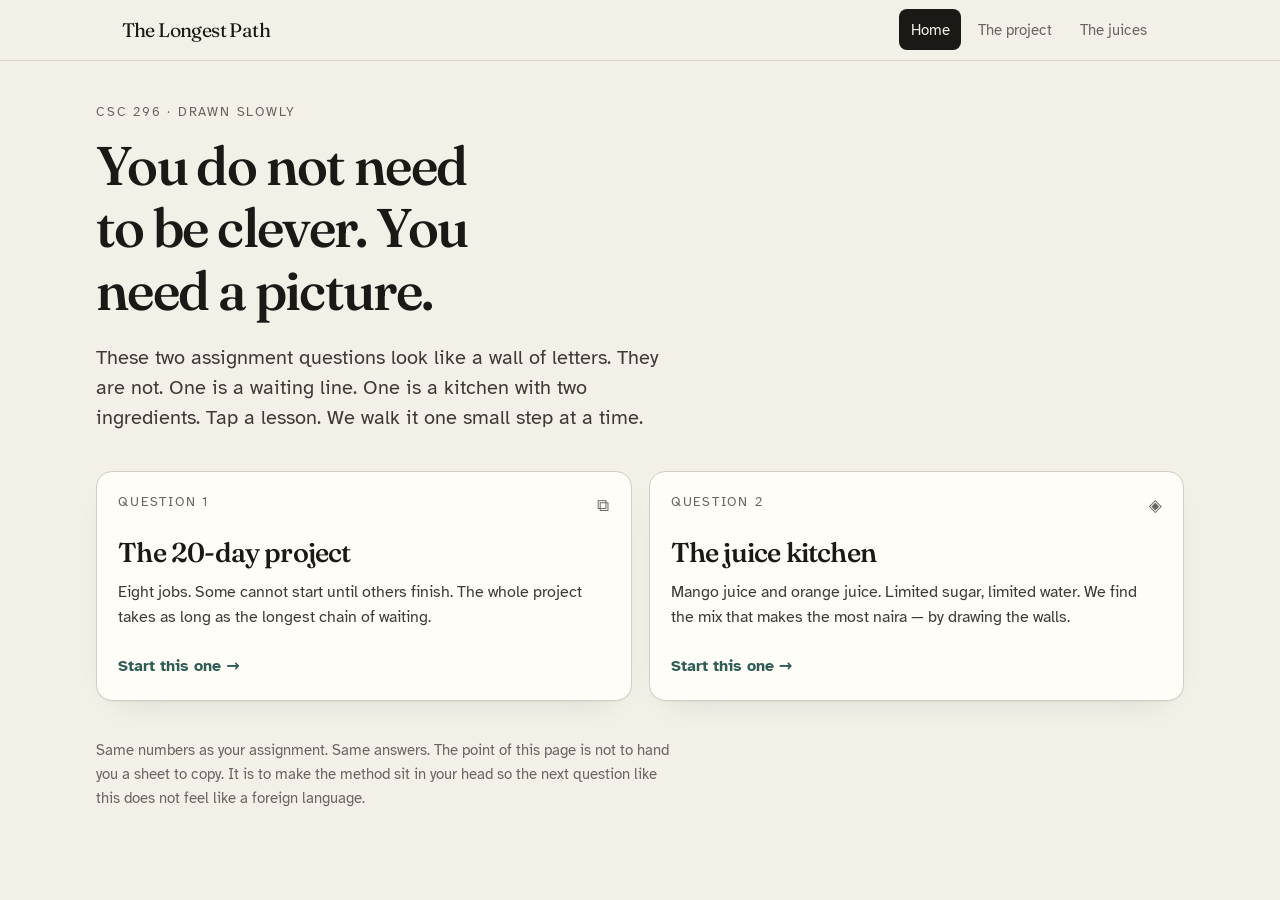
<file: index.html>
<!DOCTYPE html>
<html lang="en">
<head>
  <meta charset="utf-8" />
  <meta name="viewport" content="width=device-width, initial-scale=1" />
  <title>The Longest Path · CSC 296</title>
  <meta name="description" content="A pictured walkthrough of the CSC 296 assignment: the 20-day project network and the juice-profit linear program." />
  <meta name="theme-color" content="#F3F0E8" />
  <link rel="icon" type="image/svg+xml" href="./favicon.svg" />
  <link rel="preconnect" href="https://fonts.googleapis.com" />
  <link rel="preconnect" href="https://fonts.gstatic.com" crossorigin />
  <link href="https://fonts.googleapis.com/css2?family=Atkinson+Hyperlegible:ital,wght@0,400;0,700;1,400&family=Fraunces:opsz,wght@9..144,500;9..144,600;9..144,700&family=IBM+Plex+Mono:wght@400;500&display=swap" rel="stylesheet" />
  <style>
    :root {
      --bg: #f3f0e8;
      --surface: #fffdf8;
      --fg: #1a1916;
      --muted: #6b6560;
      --primary: #2f5d56;
      --primary-fg: #f3f0e8;
      --border: #d4cdc0;
      --soft: #3f3a36;
      --ok: #3f6b4a;
      --danger: #8f3d33;
      --warn: #8a5a32;
      --path-dim: #c9c2b4;
      --shadow: 0 1px 0 rgba(26,25,22,.04), 0 12px 32px -20px rgba(26,25,22,.18);
      --ease: cubic-bezier(.22,1,.36,1);
      --sans: "Atkinson Hyperlegible", "Segoe UI", system-ui, sans-serif;
      --display: "Fraunces", "Iowan Old Style", Palatino, serif;
      --mono: "IBM Plex Mono", ui-monospace, Menlo, monospace;
    }
    * { box-sizing: border-box; }
    html, body { margin: 0; min-height: 100%; background: var(--bg); color: var(--fg); font-family: var(--sans); font-size: 17px; line-height: 1.55; -webkit-font-smoothing: antialiased; }
    h1, h2, h3 { font-family: var(--display); font-weight: 550; letter-spacing: -.03em; line-height: 1.15; text-wrap: balance; margin: 0; }
    p { margin: 0; text-wrap: pretty; }
    a { color: inherit; text-decoration: none; }
    button, [role="button"] { font: inherit; color: inherit; cursor: pointer; }
    button:disabled { cursor: default; opacity: .4; }
    :focus-visible { outline: 2px solid var(--primary); outline-offset: 3px; }
    .wrap { max-width: 64rem; margin: 0 auto; padding: 0 1rem; }
    @media (min-width: 640px) { .wrap { padding: 0 1.5rem; } }
    header.top { position: sticky; top: 0; z-index: 30; border-bottom: 1px solid color-mix(in oklab, var(--border) 80%, transparent); background: color-mix(in oklab, var(--bg) 90%, transparent); backdrop-filter: blur(8px); }
    header.top .inner { display: flex; align-items: center; justify-content: space-between; gap: .75rem; height: 3.5rem; }
    .brand { font-family: var(--display); font-size: 1.15rem; letter-spacing: -.03em; }
    nav { display: flex; gap: .25rem; font-size: .9rem; }
    nav a { border-radius: 8px; padding: .5rem .7rem; color: var(--muted); }
    nav a:hover { background: color-mix(in oklab, var(--fg) 5%, transparent); color: var(--fg); }
    nav a.on { background: var(--fg); color: var(--bg); }
    .kicker { font-size: .75rem; font-weight: 500; letter-spacing: .14em; text-transform: uppercase; color: var(--muted); }
    .muted { color: var(--muted); }
    .soft { color: var(--soft); }
    .ok { color: var(--ok); }
    .danger { color: var(--danger); }
    .panel { border: 1px solid var(--border); background: var(--surface); border-radius: 16px; padding: 1rem 1.15rem; box-shadow: var(--shadow); }
    @media (min-width: 640px) { .panel { padding: 1.4rem 1.5rem; } }
    .key { border-left: 2px solid var(--primary); padding-left: 1rem; font-weight: 600; line-height: 1.35; }
    .card { display: flex; flex-direction: column; border: 1px solid var(--border); background: var(--surface); border-radius: 16px; padding: 1.25rem; box-shadow: var(--shadow); transition: border-color .2s var(--ease), transform .15s var(--ease); }
    .card:hover { border-color: color-mix(in oklab, var(--fg) 30%, var(--border)); }
    .card:active { transform: scale(.98); }
    .grid2 { display: grid; gap: 1rem; }
    @media (min-width: 640px) { .grid2.sm { grid-template-columns: 1fr 1fr; } }
    @media (min-width: 1024px) { .grid2.lg { grid-template-columns: 1fr 1fr; } }
    table { width: 100%; border-collapse: collapse; font-size: .95rem; }
    th { text-align: left; font-size: .75rem; letter-spacing: .12em; text-transform: uppercase; color: var(--muted); font-weight: 500; padding: .7rem 1rem; }
    td { padding: .7rem 1rem; border-top: 1px solid color-mix(in oklab, var(--border) 70%, transparent); }
    .mono { font-family: var(--mono); font-variant-numeric: tabular-nums; }
    .display { font-family: var(--display); letter-spacing: -.03em; }
    .btn { display: inline-flex; align-items: center; justify-content: center; gap: .5rem; height: 2.75rem; padding: 0 1rem; border-radius: 8px; border: 1px solid transparent; font-size: .9rem; font-weight: 500; transition: transform .15s var(--ease), background .15s; }
    .btn:active:not(:disabled) { transform: scale(.96); }
    .btn.primary { background: var(--primary); color: var(--primary-fg); }
    .btn.outline { background: var(--surface); border-color: var(--border); }
    .btn.outline:hover:not(:disabled) { border-color: color-mix(in oklab, var(--fg) 30%, var(--border)); }
    .btn.chip { height: 2.75rem; border: 1px solid var(--border); background: var(--surface); padding: 0 .85rem; border-radius: 8px; }
    .btn.chip.on { background: var(--fg); color: var(--bg); border-color: var(--fg); }
    .choice { display: block; width: 100%; text-align: left; border: 1px solid var(--border); background: var(--surface); border-radius: 8px; padding: .75rem .9rem; margin-top: .5rem; }
    .choice.on { border-color: var(--fg); background: color-mix(in oklab, var(--fg) 5%, var(--surface)); }
    .bar-track { height: 8px; overflow: hidden; border-radius: 999px; background: var(--border); }
    .bar-fill { height: 100%; border-radius: 999px; background: var(--primary); }
    .bar-fill.over { background: var(--danger); }
    input[type=range] { width: 100%; height: 2.75rem; accent-color: var(--primary); }
    .dock { position: fixed; inset: auto 0 0 0; z-index: 20; border-top: 1px solid var(--border); background: color-mix(in oklab, var(--bg) 95%, transparent); backdrop-filter: blur(8px); }
    .dots { display: flex; gap: 6px; margin-top: 1.1rem; }
    .dots button { flex: 1; height: 6px; border: 0; border-radius: 999px; background: var(--border); padding: 0; }
    .dots button.on { background: var(--primary); }
    .scrollx { overflow-x: auto; -webkit-overflow-scrolling: touch; }
    .home { padding: 2.5rem 0 4rem; }
    .lesson { padding: 1.25rem 0 7rem; min-height: calc(100dvh - 3.5rem); display: flex; flex-direction: column; }
    .back { display: inline-flex; align-items: center; gap: .35rem; color: var(--muted); font-size: .9rem; margin-bottom: 1.1rem; }
    .back:hover { color: var(--fg); }
    @media (prefers-reduced-motion: reduce) {
      * { transition: none !important; animation: none !important; }
    }
  </style>
</head>
<body>
  <div id="app"></div>
  <script>
  const ACTIVITIES = [
    { id: "A", duration: 3, waitFor: "Nothing. A is the first job." },
    { id: "B", duration: 4, waitFor: "A must finish first." },
    { id: "C", duration: 2, waitFor: "A must finish first." },
    { id: "D", duration: 5, waitFor: "B must finish first." },
    { id: "E", duration: 1, waitFor: "C must finish first." },
    { id: "F", duration: 2, waitFor: "C must finish first." },
    { id: "G", duration: 4, waitFor: "Both D and E must finish. G waits for the slower of the two." },
    { id: "H", duration: 4, waitFor: "Both F and G must finish. H waits for the slower of the two." },
  ];
  const ORDER = ["A","B","C","D","E","F","G","H"];
  const TIMES = {
    A:{es:0,ef:3,ls:0,lf:3,slack:0},
    B:{es:3,ef:7,ls:3,lf:7,slack:0},
    C:{es:3,ef:5,ls:9,lf:11,slack:6},
    D:{es:7,ef:12,ls:7,lf:12,slack:0},
    E:{es:5,ef:6,ls:11,lf:12,slack:6},
    F:{es:5,ef:7,ls:14,lf:16,slack:9},
    G:{es:12,ef:16,ls:12,lf:16,slack:0},
    H:{es:16,ef:20,ls:16,lf:20,slack:0},
  };
  const CRITICAL = ["A","B","D","G","H"];
  const SLACK_ACTIVITIES = ["C","E","F"];
  const PATHS = [
    { id:"p1", nodes:["A","B","D","G","H"], days:20, label:"A → B → D → G → H", note:"The long way. 3+4+5+4+4 = 20 days." },
    { id:"p2", nodes:["A","C","E","G","H"], days:14, label:"A → C → E → G → H", note:"A shorter side road. 3+2+1+4+4 = 14 days." },
    { id:"p3", nodes:["A","C","F","H"], days:11, label:"A → C → F → H", note:"The shortest road. 3+2+2+4 = 11 days." },
  ];
  const FORWARD_BEATS = {
    A:{title:"A has no one in front of it", body:"We start the clock at day 0. A takes 3 days, so it finishes on day 3. Write ES = 0, EF = 3."},
    B:{title:"B waits for A", body:"A finishes on day 3, so the earliest B can start is day 3. B takes 4 days. ES = 3, EF = 7."},
    C:{title:"C also waits for A", body:"Same start as B: day 3. C is shorter — only 2 days — so it finishes on day 5. ES = 3, EF = 5."},
    D:{title:"D waits for B", body:"B finishes on day 7, so D starts then. D is a long job: 5 days. ES = 7, EF = 12."},
    E:{title:"E waits for C", body:"C finishes on day 5. E only takes 1 day. ES = 5, EF = 6. Fast, but not on the long road."},
    F:{title:"F waits for C", body:"Also after C, so it starts on day 5 and takes 2 days. ES = 5, EF = 7."},
    G:{title:"G waits for both D and E — take the slower one", body:"D finishes on day 12. E finishes on day 6. G cannot start until BOTH are done, so it waits until day 12. Then 4 days of work. ES = 12, EF = 16. When two arrows come in, use the later finish."},
    H:{title:"H waits for both F and G", body:"F is done on day 7. G is done on day 16. H waits for the later one: day 16. Then 4 days. ES = 16, EF = 20. The project cannot finish before H does, so the whole project is 20 days."},
  };
  const BACKWARD_ORDER = ["H","G","F","D","E","B","C","A"];
  const BACKWARD_BEATS = {
    H:{title:"Start from the end", body:"The project ends on day 20. H takes 4 days, so the latest it can start is day 16. LS = 16, LF = 20. Same as its earliest times — H has no spare time."},
    G:{title:"G has to be done before H starts", body:"H must start by day 16, so G must finish by day 16. G takes 4 days, so it must start by day 12. LS = 12, LF = 16."},
    F:{title:"F also feeds H — but it has room", body:"H must start by 16, so F must finish by 16. F only takes 2 days, so it could start as late as day 14. LS = 14, LF = 16."},
    D:{title:"D has to feed G on time", body:"G must start by 12, so D must finish by 12. D takes 5 days → LS = 7, LF = 12. Same as earliest. No spare time."},
    E:{title:"E also feeds G — with spare time", body:"G must start by 12, so E must finish by 12. E only takes 1 day, so it could start as late as day 11. LS = 11, LF = 12."},
    B:{title:"B has to feed D on time", body:"D must start by 7, so B must finish by 7. B takes 4 days → LS = 3, LF = 7. Tight. No spare time."},
    C:{title:"C feeds two jobs — use the tighter deadline", body:"E must start by 11, F must start by 14. C has to satisfy the earlier one: finish by day 11. C takes 2 days → LS = 9, LF = 11. Slack = 6 days."},
    A:{title:"A feeds B and C — use the tighter one", body:"B must start by day 3, C by day 9. The tighter one is B. So A must finish by day 3. A takes 3 days → LS = 0, LF = 3."},
  };
  const NODES = [
    {id:"A",x:16,y:118},{id:"B",x:188,y:10},{id:"C",x:188,y:186},
    {id:"D",x:360,y:10},{id:"E",x:360,y:156},{id:"F",x:360,y:248},
    {id:"G",x:540,y:92},{id:"H",x:712,y:92},
  ];
  const EDGES = [["A","B"],["A","C"],["B","D"],["C","E"],["C","F"],["D","G"],["E","G"],["F","H"],["G","H"]];
  const NW = 104, NH = 74;
  const pos = (id) => NODES.find(n => n.id === id);
  function edgePath(from, to) {
    const a = pos(from), b = pos(to);
    const x1 = a.x + NW, y1 = a.y + NH/2, x2 = b.x, y2 = b.y + NH/2, mid = (x1+x2)/2;
    return `M ${x1} ${y1} C ${mid} ${y1}, ${mid} ${y2}, ${x2} ${y2}`;
  }
  function naira(n){ return "₦" + Math.round(n).toLocaleString("en-NG"); }
  const CORNERS = [
    {id:"none", x:0, y:0, z:0, label:"Make nothing", mix:"0 L mango, 0 L orange", why:"Uses no resources. Earns nothing. A legal point, but a bad business."},
    {id:"mango", x:20, y:0, z:10000, label:"All mango", mix:"20 L mango, 0 L orange", why:"Uses every kilogram of sugar and every litre of water. Highest profit of the three corners."},
    {id:"orange", x:0, y:15, z:4500, label:"All orange", mix:"0 L mango, 15 L orange", why:"Water runs out first (60 L). Sugar still has 25 kg left unused. Profit is only ₦4,500."},
  ];

  const S = {
    page: "home",
    nStep: 0, jStep: 0,
    selected: "A", pathId: "p1",
    fwd: 0, bwd: 0, focus: "critical",
    nQuiz: {path:null, duration:null, picked: new Set()},
    maths: {z:false,s:false,w:false,n:false},
    mix: {x:8, y:4},
    corner: "mango",
    jQuiz: {obj:null, mix:null, z:null},
  };

  function loadStep(key, total) {
    try { const n = Number(localStorage.getItem(key)); if (Number.isFinite(n)) return Math.min(total-1, Math.max(0, n)); } catch(e){}
    return 0;
  }
  function saveStep(key, n){ try { localStorage.setItem(key, String(n)); } catch(e){} }
  S.nStep = loadStep("tlp-network-step", 9);
  S.jStep = loadStep("tlp-juice-step", 7);

  function route() {
    const h = (location.hash || "#/").replace(/^#/, "");
    if (h.startsWith("/network")) return "network";
    if (h.startsWith("/juice")) return "juice";
    return "home";
  }
  function go(hash){ location.hash = hash; }

  function chrome(active, inner) {
    return `<header class="top"><div class="wrap inner">
      <a class="brand" href="#/">The Longest Path</a>
      <nav>
        <a href="#/" class="${active==="home"?"on":""}">Home</a>
        <a href="#/network" class="${active==="network"?"on":""}">The project</a>
        <a href="#/juice" class="${active==="juice"?"on":""}">The juices</a>
      </nav>
    </div></header>${inner}`;
  }

  function networkSvg(opts={}) {
    const mode = opts.mode || "plain";
    const selected = opts.selected || null;
    const path = opts.path || null;
    const revealed = opts.revealed || null;
    const highlight = path ? new Set(path) : null;
    const clickable = !!opts.clickable;
    let edges = EDGES.map(([f,t]) => {
      const onPath = highlight ? (highlight.has(f) && highlight.has(t)) : (mode==="critical" ? (TIMES[f].slack===0 && TIMES[t].slack===0) : true);
      const dim = highlight ? !onPath : (mode==="critical" ? !onPath : false);
      const col = (onPath && (mode==="critical" || highlight)) ? "var(--primary)" : (dim ? "var(--path-dim)" : "var(--fg)");
      const w = (onPath && (mode==="critical" || highlight)) ? 2.6 : 1.6;
      return `<path d="${edgePath(f,t)}" fill="none" stroke="${col}" stroke-width="${w}" marker-end="url(#arrow)"/>`;
    }).join("");
    let nodes = NODES.map(n => {
      const t = TIMES[n.id];
      const duration = t.ef - t.es;
      const isSel = selected === n.id;
      const onPath = highlight ? highlight.has(n.id) : true;
      const critical = t.slack === 0;
      const known = !revealed || revealed.has(n.id);
      const showF = (mode==="forward"||mode==="backward"||mode==="slack"||mode==="critical") && known;
      const showB = (mode==="backward"||mode==="slack"||mode==="critical") && known;
      const filled = (mode==="critical" && critical) || isSel;
      const dimmed = !!(highlight && !onPath);
      const fill = filled ? "var(--fg)" : "var(--surface)";
      const stroke = filled ? "var(--fg)" : (mode==="critical" && critical ? "var(--primary)" : (dimmed ? "var(--path-dim)" : "var(--fg)"));
      const ink = filled ? "var(--bg)" : (dimmed ? "var(--muted)" : "var(--fg)");
      const muted = filled ? "color-mix(in oklab, var(--bg) 72%, transparent)" : "var(--muted)";
      const click = clickable ? `data-job="${n.id}" style="cursor:pointer"` : "";
      const top = showF ? `<text x="10" y="16" font-size="10" fill="${muted}" font-family="ui-monospace,monospace">${t.es}</text>
        <text x="${NW/2}" y="16" font-size="10" fill="${muted}" font-family="ui-monospace,monospace" text-anchor="middle">${duration}d</text>
        <text x="${NW-10}" y="16" font-size="10" fill="${muted}" font-family="ui-monospace,monospace" text-anchor="end">${t.ef}</text>` : "";
      const bot = showB ? `<text x="10" y="${NH-10}" font-size="10" fill="${muted}" font-family="ui-monospace,monospace">${t.ls}</text>
        <text x="${NW/2}" y="${NH-10}" font-size="10" fill="${mode==="slack" && t.slack>0 ? "var(--warn)" : muted}" font-family="ui-monospace,monospace" text-anchor="middle">${t.slack>0?"+"+t.slack:"0"}</text>
        <text x="${NW-10}" y="${NH-10}" font-size="10" fill="${muted}" font-family="ui-monospace,monospace" text-anchor="end">${t.lf}</text>` : "";
      const midY = showF ? 42 : 34;
      const durPlain = showF ? "" : `<text x="${NW/2}" y="56" text-anchor="middle" font-size="11" fill="${muted}">${duration} days</text>`;
      return `<g transform="translate(${n.x} ${n.y})" ${click}>
        <rect width="${NW}" height="${NH}" rx="10" fill="${fill}" stroke="${stroke}" stroke-width="${isSel || (mode==="critical"&&critical)?2.2:1.5}"/>
        ${top}
        <text x="${NW/2}" y="${midY}" text-anchor="middle" font-size="22" font-family="Georgia,serif" fill="${ink}">${n.id}</text>
        ${durPlain}${bot}
      </g>`;
    }).join("");
    return `<div class="scrollx"><p class="muted" style="font-size:.75rem;margin-bottom:.4rem" class-sm>Swipe sideways on a small screen to see the whole picture.</p>
      <svg viewBox="0 0 840 340" width="840" height="340" style="max-width:none" role="img" aria-label="Project network of activities A through H">
        <defs><marker id="arrow" viewBox="0 0 10 10" refX="9" refY="5" markerWidth="8" markerHeight="8" orient="auto-start-reverse"><path d="M 0 0 L 10 5 L 0 10 z" fill="currentColor"/></marker></defs>
        ${edges}${nodes}
      </svg></div>`;
  }

  const VB_W=360, VB_H=280, PAD_L=42, PAD_B=32, PAD_T=18, PAD_R=16, X_MAX=24, Y_MAX=18;
  const xPx = x => PAD_L + (x/X_MAX)*(VB_W-PAD_L-PAD_R);
  const yPx = y => PAD_T + (1-y/Y_MAX)*(VB_H-PAD_T-PAD_B);
  function juiceGraph(x,y,{highlight=null, showUser=true}={}) {
    const sugarX0 = (40-Y_MAX)/2;
    const feasible = [[xPx(0),yPx(0)],[xPx(20),yPx(0)],[xPx(0),yPx(15)]].map(p=>p.join(",")).join(" ");
    const ok = x>=0 && y>=0 && (2*x+y)<=40+1e-9 && (3*x+4*y)<=60+1e-9;
    const ticksX = [0,5,10,15,20].map(t=>`<g><line x1="${xPx(t)}" y1="${yPx(0)}" x2="${xPx(t)}" y2="${yPx(0)+4}" stroke="var(--fg)"/><text x="${xPx(t)}" y="${yPx(0)+16}" text-anchor="middle" font-size="9" fill="var(--muted)" font-family="ui-monospace">${t}</text></g>`).join("");
    const ticksY = [0,5,10,15].map(t=>`<g><line x1="${xPx(0)}" y1="${yPx(t)}" x2="${xPx(0)-4}" y2="${yPx(t)}" stroke="var(--fg)"/><text x="${xPx(0)-8}" y="${yPx(t)+3}" text-anchor="end" font-size="9" fill="var(--muted)" font-family="ui-monospace">${t}</text></g>`).join("");
    const corners = CORNERS.map(c => `<g>
      <circle cx="${xPx(c.x)}" cy="${yPx(c.y)}" r="${highlight===c.id?7:5}" fill="${c.id==="mango"?"var(--primary)":"var(--fg)"}" stroke="var(--surface)" stroke-width="2"/>
      <text x="${xPx(c.x)+(c.x===0?8:-8)}" y="${yPx(c.y)+(c.y===0?-10:16)}" text-anchor="${c.x===0?"start":"end"}" font-size="9" fill="var(--fg)">(${c.x}, ${c.y})</text>
    </g>`).join("");
    const user = showUser ? `<circle cx="${xPx(x)}" cy="${yPx(y)}" r="6" fill="${ok?"var(--fg)":"var(--danger)"}" stroke="var(--surface)" stroke-width="2"/>` : "";
    return `<svg viewBox="0 0 ${VB_W} ${VB_H}" class="juice-svg" style="width:100%;height:auto" role="img" aria-label="Graph of mango litres versus orange litres">
      <polygon points="${feasible}" fill="var(--primary)" fill-opacity=".12"/>
      <line x1="${xPx(0)}" y1="${yPx(0)}" x2="${xPx(X_MAX)}" y2="${yPx(0)}" stroke="var(--fg)" stroke-width="1.2"/>
      <line x1="${xPx(0)}" y1="${yPx(0)}" x2="${xPx(0)}" y2="${yPx(Y_MAX)}" stroke="var(--fg)" stroke-width="1.2"/>
      ${ticksX}${ticksY}
      <text x="${xPx(12)}" y="${VB_H-2}" text-anchor="middle" font-size="10" fill="var(--muted)">Mango juice, litres (x)</text>
      <text x="12" y="${yPx(9)}" text-anchor="middle" font-size="10" fill="var(--muted)" transform="rotate(-90 12 ${yPx(9)})">Orange juice, litres (y)</text>
      <line x1="${xPx(sugarX0)}" y1="${yPx(Y_MAX)}" x2="${xPx(20)}" y2="${yPx(0)}" stroke="var(--muted)" stroke-width="1.5" stroke-dasharray="5 4"/>
      <text x="${xPx(12.4)}" y="${yPx(16)-6}" font-size="9" fill="var(--muted)">sugar wall</text>
      <line x1="${xPx(0)}" y1="${yPx(15)}" x2="${xPx(20)}" y2="${yPx(0)}" stroke="var(--primary)" stroke-width="2"/>
      <text x="${xPx(6)}" y="${yPx(11.2)}" font-size="9" fill="var(--primary)">water wall</text>
      ${corners}${user}
    </svg>`;
  }

  function mixer(x,y){
    const s=2*x+y, w=3*x+4*y, z=500*x+300*y, ok=s<=40 && w<=60;
    const bar = (label, used, cap) => {
      const over = used>cap; const pct = Math.min(100, (used/cap)*100);
      return `<div><div style="display:flex;justify-content:space-between;font-size:.9rem;margin-bottom:.25rem"><span class="soft">${label}</span><span class="mono ${over?"danger":"muted"}">${used.toFixed(0)} / ${cap}</span></div>
        <div class="bar-track"><div class="bar-fill ${over?"over":""}" style="width:${pct}%"></div></div></div>`;
    };
    return `<div style="display:grid;gap:1.2rem">
      <label><span style="display:flex;justify-content:space-between;font-size:.9rem"><span>Mango juice</span><span class="mono muted">${x} L</span></span>
        <input id="mx" type="range" min="0" max="22" step="1" value="${x}" aria-label="Litres of mango juice"></label>
      <label><span style="display:flex;justify-content:space-between;font-size:.9rem"><span>Orange juice</span><span class="mono muted">${y} L</span></span>
        <input id="my" type="range" min="0" max="18" step="1" value="${y}" aria-label="Litres of orange juice" style="accent-color:var(--danger)"></label>
      ${bar("Sugar", s, 40)}${bar("Water", w, 60)}
      <div style="display:flex;justify-content:space-between;align-items:flex-end;gap:.75rem;border-top:1px solid var(--border);padding-top:1rem">
        <div><p class="kicker">Profit</p><p class="display" style="font-size:2rem;${ok?"":"color:var(--danger)"}">${naira(z)}</p></div>
        <p class="${ok?"ok":"danger"}" style="font-size:.9rem">${ok?"This mix is allowed.":"Not enough sugar or water."}</p>
      </div>
    </div>`;
  }

  function lessonShell({kicker,title,step,total,nextLabel,body}) {
    const dots = Array.from({length:total}, (_,i)=>`<button data-goto="${i}" class="${i<=step?"on":""}" aria-label="Go to step ${i+1}"></button>`).join("");
    return `<div class="lesson wrap">
      <a class="back" href="#/">← All lessons</a>
      <p class="kicker">${kicker}</p>
      <div style="display:flex;flex-wrap:wrap;align-items:flex-end;justify-content:space-between;gap:.75rem;margin-top:.5rem">
        <h1 style="font-size:clamp(1.8rem,4vw,2.4rem);max-width:22rem">${title}</h1>
        <p class="mono muted" style="font-size:.9rem">${String(step+1).padStart(2,"0")} / ${String(total).padStart(2,"0")}</p>
      </div>
      <div class="dots">${dots}</div>
      <div style="margin-top:2rem;flex:1">${body}</div>
    </div>
    <div class="dock"><div class="wrap" style="display:flex;justify-content:space-between;gap:.75rem;padding:.75rem 0">
      <button class="btn outline" data-nav="-1" ${step<=0?"disabled":""}>← Back</button>
      <button class="btn primary" data-nav="1" ${step>=total-1?"disabled":""}>${step>=total-1?"Done":(nextLabel||"Next")} →</button>
    </div></div>`;
  }

  function home() {
    return chrome("home", `<main class="home wrap">
      <p class="kicker">CSC 296 · drawn slowly</p>
      <h1 style="margin-top:.7rem;font-size:clamp(2.1rem,6vw,3.2rem);max-width:22rem">You do not need to be clever. You need a picture.</h1>
      <p class="soft" style="margin-top:1.2rem;font-size:1.15rem;max-width:34rem">These two assignment questions look like a wall of letters. They are not. One is a waiting line. One is a kitchen with two ingredients. Tap a lesson. We walk it one small step at a time.</p>
      <div class="grid2 sm" style="margin-top:2.2rem">
        <a class="card" href="#/network">
          <div style="display:flex;justify-content:space-between"><span class="kicker">Question 1</span><span class="muted">⧉</span></div>
          <h2 style="margin-top:1rem;font-size:1.6rem">The 20-day project</h2>
          <p class="soft" style="margin-top:.7rem;font-size:.95rem;flex:1">Eight jobs. Some cannot start until others finish. The whole project takes as long as the longest chain of waiting.</p>
          <span style="margin-top:1.4rem;color:var(--primary);font-weight:600;font-size:.95rem">Start this one →</span>
        </a>
        <a class="card" href="#/juice">
          <div style="display:flex;justify-content:space-between"><span class="kicker">Question 2</span><span class="muted">◈</span></div>
          <h2 style="margin-top:1rem;font-size:1.6rem">The juice kitchen</h2>
          <p class="soft" style="margin-top:.7rem;font-size:.95rem;flex:1">Mango juice and orange juice. Limited sugar, limited water. We find the mix that makes the most naira — by drawing the walls.</p>
          <span style="margin-top:1.4rem;color:var(--primary);font-weight:600;font-size:.95rem">Start this one →</span>
        </a>
      </div>
      <p class="muted" style="margin-top:2.2rem;max-width:34rem;font-size:.9rem">Same numbers as your assignment. Same answers. The point of this page is not to hand you a sheet to copy. It is to make the method sit in your head so the next question like this does not feel like a foreign language.</p>
    </main>`);
  }

  function networkBody() {
    const step = S.nStep;
    const a = ACTIVITIES.find(x=>x.id===S.selected);
    const path = PATHS.find(p=>p.id===S.pathId);
    const currentF = ORDER[S.fwd];
    const revealedF = new Set(ORDER.slice(0, S.fwd+1));
    const beatF = FORWARD_BEATS[currentF];
    const currentB = BACKWARD_ORDER[S.bwd];
    const revealedB = new Set(BACKWARD_ORDER.slice(0, S.bwd+1));
    const beatB = BACKWARD_BEATS[currentB];
    const q = S.nQuiz;
    const slackOk = SLACK_ACTIVITIES.every(id=>q.picked.has(id)) && [...q.picked].every(id=>SLACK_ACTIVITIES.includes(id));
    const bodies = [
      `<div class="grid2 lg" style="grid-template-columns:1.1fr .9fr">
        <div>
          <h2 style="font-size:1.6rem">What is this question even asking?</h2>
          <p class="soft" style="margin-top:1rem">You have eight jobs, labelled A to H. Some jobs cannot start until other jobs finish. The examiner wants four things:</p>
          <ol class="soft" style="margin:1rem 0 0;padding-left:1.2rem;display:grid;gap:.4rem">
            <li>A picture of who waits for whom.</li>
            <li>The earliest and latest each job can start and finish.</li>
            <li>The chain of jobs that decides the finish date.</li>
            <li>Which jobs have spare time, and how much.</li>
          </ol>
          <p class="key" style="margin-top:1.2rem">The whole project takes as long as the longest chain of jobs that must happen one after another. That chain is called the critical path.</p>
        </div>
        <div class="panel">
          <p class="kicker">A picture to hold onto</p>
          <p class="soft" style="margin-top:.7rem">Three friends walk to the same party down three different streets. The party cannot start until the last friend arrives. The longest walk is the one that matters. The short walks have spare time — they could have dawdled and still made it.</p>
          <p class="muted" style="margin-top:1rem;font-size:.9rem">Jobs are the friends. Arrows are the streets. Slack is dawdling time.</p>
        </div>
      </div>`,
      `<h2 style="font-size:1.6rem">Meet the eight jobs</h2>
       <p class="soft" style="margin:.8rem 0 1.1rem;max-width:36rem">Read the middle column as English, not as a code. “Predecessor” just means “must finish first.”</p>
       <div class="panel" style="padding:0;overflow-x:auto">
         <table><thead><tr><th>Job</th><th>Days</th><th>Must wait for</th></tr></thead>
         <tbody>${ACTIVITIES.map(a=>`<tr><td class="display" style="font-size:1.15rem">${a.id}</td><td class="mono">${a.duration}</td><td class="soft">${a.waitFor}</td></tr>`).join("")}</tbody></table>
       </div>
       <p class="key" style="margin-top:1.2rem">Two jobs can run at the same time if they do not wait on each other. B and C both wait only on A, so after A they can overlap.</p>`,
      `<h2 style="font-size:1.6rem">Draw who waits for whom</h2>
       <p class="soft" style="margin:.8rem 0 1.1rem;max-width:36rem">Each box is a job. Each arrow means “this one must finish before that one starts.” Tap a box.</p>
       <div class="grid2 lg">
         <div class="panel">${networkSvg({selected:S.selected, clickable:true})}<p class="muted" style="font-size:.8rem;margin-top:.4rem">Each box is a job. The number is how many days it takes.</p></div>
         <div class="panel"><p class="display" style="font-size:1.8rem">${a.id}</p><p class="muted" style="font-size:.9rem;margin-top:.2rem">${a.duration} days</p><p class="soft" style="margin-top:.7rem">${a.waitFor}</p></div>
       </div>`,
      `<h2 style="font-size:1.6rem">There are three roads to the end</h2>
       <p class="soft" style="margin:.8rem 0 1rem;max-width:36rem">Add the days along a road. The project cannot finish faster than the slowest road, because that road still has to be walked.</p>
       <div style="display:flex;flex-wrap:wrap;gap:.5rem">${PATHS.map(p=>`<button class="btn chip ${S.pathId===p.id?"on":""}" data-path="${p.id}">${p.days} days</button>`).join("")}</div>
       <div class="panel" style="margin-top:1rem">${networkSvg({path:path.nodes})}</div>
       <div class="panel" style="margin-top:.8rem"><p class="mono muted" style="font-size:.9rem">${path.label}</p><p class="soft" style="margin-top:.5rem">${path.note}</p></div>
       <p class="key" style="margin-top:1.1rem">20, 14, and 11. The longest is 20. That is already the project duration — we will prove it properly with the forward pass next.</p>`,
      `<h2 style="font-size:1.6rem">Forward pass — how early can each job start?</h2>
       <p class="soft" style="margin:.8rem 0 1rem;max-width:36rem">Walk left to right. A job’s earliest start is the latest finish of the jobs it waits on. Earliest finish is start plus duration.</p>
       <div class="panel">${networkSvg({mode:"forward", revealed:revealedF, selected:currentF})}<p class="mono muted" style="font-size:.8rem;margin-top:.4rem">top-left ES · top-right EF · middle duration</p></div>
       <div class="panel" style="margin-top:.8rem">
         <p class="kicker">Job ${currentF}</p>
         <h3 style="margin-top:.4rem;font-size:1.25rem">${beatF.title}</h3>
         <p class="soft" style="margin-top:.5rem">${beatF.body}</p>
         <div style="display:flex;flex-wrap:wrap;gap:.5rem;margin-top:1rem">
           <button class="btn outline" data-fwd="-1" ${S.fwd===0?"disabled":""}>Previous job</button>
           <button class="btn primary" data-fwd="1" ${S.fwd===ORDER.length-1?"disabled":""}>Next job</button>
         </div>
       </div>
       ${S.fwd===ORDER.length-1?`<p class="key" style="margin-top:1rem">H finishes on day 20. That is the earliest the whole project can finish. Write “project duration = 20 days.”</p>`:""}`,
      `<h2 style="font-size:1.6rem">Backward pass — how late can a job start?</h2>
       <p class="soft" style="margin:.8rem 0 1rem;max-width:36rem">Now walk right to left, from the finish date of 20. A job’s latest finish is the earliest “must start” of the jobs that wait on it. If two jobs wait on it, use the tighter deadline.</p>
       <div class="panel">${networkSvg({mode:"backward", revealed:revealedB, selected:currentB})}<p class="mono muted" style="font-size:.8rem;margin-top:.4rem">top: ES · duration · EF · bottom: LS · slack · LF</p></div>
       <div class="panel" style="margin-top:.8rem">
         <p class="kicker">Job ${currentB}</p>
         <h3 style="margin-top:.4rem;font-size:1.25rem">${beatB.title}</h3>
         <p class="soft" style="margin-top:.5rem">${beatB.body}</p>
         <div style="display:flex;flex-wrap:wrap;gap:.5rem;margin-top:1rem">
           <button class="btn outline" data-bwd="-1" ${S.bwd===0?"disabled":""}>Previous job</button>
           <button class="btn primary" data-bwd="1" ${S.bwd===BACKWARD_ORDER.length-1?"disabled":""}>Next job</button>
         </div>
       </div>`,
      `<h2 style="font-size:1.6rem">Slack is spare time. Zero slack is the critical path.</h2>
       <p class="soft" style="margin:.8rem 0 1rem;max-width:36rem">Slack = latest start − earliest start. If it is zero, that job cannot slip by a single day without pushing the whole project.</p>
       <div style="display:flex;flex-wrap:wrap;gap:.5rem">
         <button class="btn chip ${S.focus==="critical"?"on":""}" data-focus="critical">Show the tight jobs</button>
         <button class="btn chip ${S.focus==="slack"?"on":""}" data-focus="slack">Show spare time</button>
       </div>
       <div class="panel" style="margin-top:1rem">${networkSvg({mode:S.focus==="critical"?"critical":"slack", path:S.focus==="critical"?CRITICAL:undefined})}<p class="mono muted" style="font-size:.8rem;margin-top:.4rem">top: ES · duration · EF · bottom: LS · slack · LF</p></div>
       <div class="grid2 sm" style="margin-top:.8rem">
         <div class="panel"><p class="kicker">Critical path</p><p class="display" style="margin-top:.5rem;font-size:1.6rem">A → B → D → G → H</p><p class="soft" style="margin-top:.5rem">3 + 4 + 5 + 4 + 4 = 20 days. Delay any of these and dinner is late.</p></div>
         <div class="panel"><p class="kicker">Jobs with slack</p><ul style="margin:.7rem 0 0;padding:0;list-style:none" class="soft">${SLACK_ACTIVITIES.map(id=>`<li style="display:flex;justify-content:space-between;gap:.75rem;margin:.3rem 0"><span>Job ${id}</span><span class="mono">${TIMES[id].slack} days</span></li>`).join("")}</ul></div>
       </div>`,
      `<h2 style="font-size:1.6rem">Check that it stuck</h2>
       <p class="soft" style="margin:.6rem 0 1.2rem">No marks. Tap until it feels obvious.</p>
       <div class="panel">
         <p style="font-weight:600">1. Which path is critical?</p>
         ${PATHS.map(p=>`<button class="choice ${q.path===p.id?"on":""}" data-nq-path="${p.id}">${p.label} <span class="muted">(${p.days}d)</span></button>`).join("")}
         ${q.path?`<p class="${q.path==="p1"?"ok":"danger"}" style="margin-top:.7rem;font-size:.9rem">${q.path==="p1"?"Yes. The longest chain is the critical path.":"That road is shorter, so it has spare time. The critical path is the long one."}</p>`:""}
       </div>
       <div class="panel" style="margin-top:.8rem">
         <p style="font-weight:600">2. How many days is the whole project?</p>
         <div style="display:flex;flex-wrap:wrap;gap:.5rem;margin-top:.7rem">${[14,16,20,24].map(n=>`<button class="btn chip ${q.duration===n?"on":""}" data-nq-dur="${n}">${n}</button>`).join("")}</div>
         ${q.duration!=null?`<p class="${q.duration===20?"ok":"danger"}" style="margin-top:.7rem;font-size:.9rem">${q.duration===20?"Yes. H’s earliest finish is 20, and the long road adds to 20.":"Add A+B+D+G+H: 3+4+5+4+4. That is 20."}</p>`:""}
       </div>
       <div class="panel" style="margin-top:.8rem">
         <p style="font-weight:600">3. Tap every job that has slack. Leave the tight ones alone.</p>
         <div style="display:flex;flex-wrap:wrap;gap:.5rem;margin-top:.7rem">${ORDER.map(id=>`<button class="btn chip ${q.picked.has(id)?"on":""}" data-nq-job="${id}" style="width:2.75rem;padding:0">${id}</button>`).join("")}</div>
         ${q.picked.size?`<p class="${slackOk?"ok":"danger"}" style="margin-top:.7rem;font-size:.9rem">${slackOk?"C has 6 days, E has 6, F has 9. The rest have zero.":"Slack jobs are the ones not on A–B–D–G–H."}</p>`:""}
       </div>`,
      `<h2 style="font-size:1.6rem">The answers, in one place</h2>
       <p class="soft" style="margin:.6rem 0 1.1rem">If you can say these four sentences out loud, you can write the assignment.</p>
       <div class="panel"><p class="kicker">a. Network</p><p class="soft" style="margin-top:.5rem">A splits into B and C. B goes to D. C splits into E and F. D and E meet at G. F and G meet at H.</p></div>
       <div class="panel" style="margin-top:.8rem;overflow-x:auto"><p class="kicker">b. Times</p>
         <table style="margin-top:.6rem"><thead><tr>${["Job","ES","EF","LS","LF","Slack"].map(h=>`<th>${h}</th>`).join("")}</tr></thead>
         <tbody>${ORDER.map(id=>{const t=TIMES[id]; return `<tr><td class="display">${id}</td><td class="mono">${t.es}</td><td class="mono">${t.ef}</td><td class="mono">${t.ls}</td><td class="mono">${t.lf}</td><td class="mono">${t.slack}${t.slack===0?` <span style="background:var(--primary);color:var(--primary-fg);border-radius:4px;padding:.1rem .4rem;font-size:.7rem;margin-left:.3rem">critical</span>`:""}</td></tr>`;}).join("")}</tbody></table>
       </div>
       <div class="panel" style="margin-top:.8rem"><p class="kicker">c. Critical path</p><p class="display" style="margin-top:.5rem;font-size:1.6rem">A → B → D → G → H</p><p class="soft" style="margin-top:.3rem">Total project duration: 20 days.</p></div>
       <div class="panel" style="margin-top:.8rem"><p class="kicker">d. Slack</p><p class="soft" style="margin-top:.5rem">C = 6 days. E = 6 days. F = 9 days. All other jobs have 0.</p></div>
       <p class="muted" style="margin-top:1.2rem;font-size:.9rem">Next: <a href="#/juice" style="color:var(--primary);text-decoration:underline;text-underline-offset:2px">the juice kitchen</a>.</p>`,
    ];
    return chrome("network", lessonShell({
      kicker:"Question 1 · Project network",
      title:"The 20-day project",
      step, total:9,
      nextLabel: step===0 ? "Show me the jobs" : undefined,
      body: bodies[step],
    }));
  }

  function juiceBody() {
    const step = S.jStep;
    const m = S.maths;
    const c = CORNERS.find(x=>x.id===S.corner);
    const jq = S.jQuiz;
    const bodies = [
      `<div class="grid2 lg">
        <div>
          <h2 style="font-size:1.6rem">You run a tiny juice stall</h2>
          <p class="soft" style="margin-top:1rem">Two drinks. Mango juice makes ₦500 a litre. Orange juice makes ₦300 a litre. You would make only mango — except you do not have infinite sugar or water.</p>
          <div class="panel" style="padding:0;margin-top:1rem;overflow-x:auto">
            <table><thead><tr><th>Per litre</th><th>Mango</th><th>Orange</th><th>You have</th></tr></thead>
            <tbody>
              <tr><td>Sugar</td><td class="mono">2 kg</td><td class="mono">1 kg</td><td class="mono">40 kg</td></tr>
              <tr><td>Water</td><td class="mono">3 L</td><td class="mono">4 L</td><td class="mono">60 L</td></tr>
            </tbody></table>
          </div>
          <p class="key" style="margin-top:1.2rem">Linear programming here means: write a profit formula, write the walls you cannot cross, then pick the legal mix with the biggest profit.</p>
        </div>
        <div class="panel">
          <p class="kicker">Names we will use</p>
          <p class="display" style="font-size:2rem;margin-top:1rem">x</p><p class="soft">litres of mango juice</p>
          <p class="display" style="font-size:2rem;margin-top:1.1rem">y</p><p class="soft">litres of orange juice</p>
          <p class="muted" style="margin-top:1.1rem;font-size:.9rem">x and y cannot be negative. You cannot make minus juice.</p>
        </div>
      </div>`,
      `<h2 style="font-size:1.6rem">Turn the stall into four lines of maths</h2>
       <p class="soft" style="margin:.7rem 0 1rem;max-width:36rem">Tap each card. The English is already the formula — we just write it with x and y.</p>
       ${[["z","What we want","Maximise Z = 500x + 300y","Each mango litre adds ₦500. Each orange litre adds ₦300. Z is total profit.","Tap to write the objective function."],
          ["s","Sugar wall","2x + y ≤ 40","2 kg per mango litre, 1 kg per orange litre, and only 40 kg in the sack.","Tap to write the sugar constraint."],
          ["w","Water wall","3x + 4y ≤ 60","3 litres of water per mango litre, 4 per orange litre, tank holds 60.","Tap to write the water constraint."],
          ["n","No negative juice","x ≥ 0, y ≥ 0","","Tap to write the non-negativity constraints."]
       ].map(([k,title,eq,why,hint])=>`<button class="choice" data-math="${k}" style="margin-top:.7rem;padding:1.1rem">
         <p class="kicker">${title}</p>
         ${m[k]?`<p class="display" style="font-size:1.5rem;margin-top:.6rem">${eq}</p>${why?`<p class="soft" style="margin-top:.4rem;font-size:.9rem">${why}</p>`:""}`:`<p class="soft" style="margin-top:.6rem">${hint}</p>`}
       </button>`).join("")}
       ${m.z&&m.s&&m.w&&m.n?`<p class="key" style="margin-top:1.1rem">That is the whole model. The next step is not algebra for its own sake — it is finding which legal mix pays the most.</p>`:""}`,
      `<h2 style="font-size:1.6rem">Mix it yourself</h2>
       <p class="soft" style="margin:.7rem 0 1rem;max-width:36rem">Drag the sliders. Watch sugar and water fill up. If a bar goes red, that mix is illegal — you do not have the ingredients. The black dot on the graph is your stall today.</p>
       <div class="grid2 lg">
         <div class="panel">${mixer(S.mix.x, S.mix.y)}</div>
         <div class="panel">${juiceGraph(S.mix.x, S.mix.y)}</div>
       </div>
       <p class="key" style="margin-top:1.1rem">The shaded triangle is every mix you are allowed to make. Anything outside it needs more sugar or more water than you have.</p>`,
      `<h2 style="font-size:1.6rem">The two walls, drawn</h2>
       <p class="soft" style="margin:.7rem 0 1rem;max-width:36rem">Each constraint is a straight line. “Less than or equal” means you must stay on the origin side of the line. The legal kitchen is the overlap of those half-planes — here, a triangle.</p>
       <div class="panel">${juiceGraph(0,0,{showUser:false})}</div>
       <div class="grid2 sm" style="margin-top:.8rem">
         <div class="panel"><p class="kicker">Sugar · dashed</p><p class="display" style="margin-top:.5rem;font-size:1.3rem">2x + y = 40</p><p class="soft" style="margin-top:.5rem;font-size:.9rem">Hits the mango axis at 20 L. Hits the orange axis at 40 L — off the top of this chart. Inside the picture, sugar is almost never the tight wall.</p></div>
         <div class="panel"><p class="kicker">Water · solid teal</p><p class="display" style="margin-top:.5rem;font-size:1.3rem">3x + 4y = 60</p><p class="soft" style="margin-top:.5rem;font-size:.9rem">Hits mango at 20 L and orange at 15 L. This is the wall you actually bump into.</p></div>
       </div>`,
      `<h2 style="font-size:1.6rem">You only need the corners</h2>
       <p class="soft" style="margin:.7rem 0 1rem;max-width:36rem">For a straight profit line over a straight-edged kitchen, the best mix is always a corner. There are three. Tap each. Compare the naira.</p>
       <div style="display:flex;flex-wrap:wrap;gap:.5rem">${CORNERS.map(x=>`<button class="btn chip ${S.corner===x.id?"on":""}" data-corner="${x.id}">${x.label}</button>`).join("")}</div>
       <div class="grid2 lg" style="margin-top:1rem">
         <div class="panel">${juiceGraph(c.x,c.y,{highlight:c.id})}</div>
         <div class="panel"><p class="kicker">${c.mix}</p><p class="display" style="margin-top:.7rem;font-size:2rem">${naira(c.z)}</p><p class="soft" style="margin-top:.7rem">${c.why}</p></div>
       </div>
       <p class="key" style="margin-top:1.1rem">Best mix: 20 litres of mango, 0 litres of orange. Maximum profit ₦10,000. Orange is legal, but every litre of orange you add (along the water wall) replaces mango that would have paid more.</p>
       <p class="muted" style="margin-top:.8rem;max-width:36rem;font-size:.9rem">Along the water wall, swapping toward more mango always raises profit. So you slide all the way to (20, 0). Both ingredients run out exactly there.</p>`,
      `<h2 style="font-size:1.6rem">Check that it stuck</h2>
       <div class="panel">
         <p style="font-weight:600">1. What are we maximising?</p>
         ${[{id:"wrong1",t:"Z = 2x + y"},{id:"ok",t:"Z = 500x + 300y"},{id:"wrong2",t:"Z = 3x + 4y"}].map(o=>`<button class="choice ${jq.obj===o.id?"on":""}" data-jq-obj="${o.id}"><span class="mono">${o.t}</span></button>`).join("")}
         ${jq.obj?`<p class="${jq.obj==="ok"?"ok":"danger"}" style="margin-top:.7rem;font-size:.9rem">${jq.obj==="ok"?"Yes. Profit uses the ₦500 and ₦300. The 2, 1, 3, 4 belong in the constraints.":"That is a resource formula, not profit. Profit is 500x + 300y."}</p>`:""}
       </div>
       <div class="panel" style="margin-top:.8rem">
         <p style="font-weight:600">2. What is the best mix?</p>
         ${[{id:"none",t:"0 L mango, 0 L orange"},{id:"orange",t:"0 L mango, 15 L orange"},{id:"mango",t:"20 L mango, 0 L orange"},{id:"half",t:"10 L mango, 10 L orange"}].map(o=>`<button class="choice ${jq.mix===o.id?"on":""}" data-jq-mix="${o.id}">${o.t}</button>`).join("")}
         ${jq.mix?`<p class="${jq.mix==="mango"?"ok":"danger"}" style="margin-top:.7rem;font-size:.9rem">${jq.mix==="mango"?"Yes. That corner scores ₦10,000. 10 and 10 is not even legal — water would be 70 L.": jq.mix==="half"?"10 and 10 needs 70 L of water. Illegal. The winner is 20 mango, 0 orange.":"Legal, but not the richest corner. All mango pays more."}</p>`:""}
       </div>
       <div class="panel" style="margin-top:.8rem">
         <p style="font-weight:600">3. Maximum profit?</p>
         <div style="display:flex;flex-wrap:wrap;gap:.5rem;margin-top:.7rem">${[4500,8000,10000,15000].map(n=>`<button class="btn chip ${jq.z===n?"on":""}" data-jq-z="${n}">${naira(n)}</button>`).join("")}</div>
         ${jq.z!=null?`<p class="${jq.z===10000?"ok":"danger"}" style="margin-top:.7rem;font-size:.9rem">${jq.z===10000?"500 × 20 + 300 × 0 = 10,000.":"Compute 500 times 20. Orange is zero at the optimum."}</p>`:""}
       </div>`,
      `<h2 style="font-size:1.6rem">The answers, in one place</h2>
       <div class="panel"><p class="kicker">a. Model</p>
         <div class="display" style="margin-top:.7rem;font-size:1.25rem;line-height:1.45">
           <p>Maximise Z = 500x + 300y</p><p>2x + y ≤ 40</p><p>3x + 4y ≤ 60</p><p>x ≥ 0, y ≥ 0</p>
         </div>
       </div>
       <div class="panel" style="margin-top:.8rem">
         <p class="kicker">b. Optimum</p>
         <p class="display" style="margin-top:.5rem;font-size:1.6rem">x = 20, y = 0</p>
         <p class="soft" style="margin-top:.3rem">20 litres mango juice, 0 litres orange juice.</p>
         <p class="display" style="margin-top:.8rem;font-size:2rem">Maximum profit ${naira(10000)}</p>
       </div>
       <p class="muted" style="margin-top:1.2rem;font-size:.9rem">Revisit <a href="#/network" style="color:var(--primary);text-decoration:underline;text-underline-offset:2px">the project network</a> any time. Both lessons remember the step you left on.</p>`,
    ];
    return chrome("juice", lessonShell({
      kicker:"Question 2 · Linear programming",
      title:"The juice kitchen",
      step, total:7,
      nextLabel: step===0 ? "Write it as maths" : undefined,
      body: bodies[step],
    }));
  }

  function render() {
    S.page = route();
    const root = document.getElementById("app");
    root.innerHTML = S.page==="network" ? networkBody() : S.page==="juice" ? juiceBody() : home();
    bind();
  }

  function bind() {
    document.querySelectorAll("[data-nav]").forEach(el => el.addEventListener("click", () => {
      const d = Number(el.getAttribute("data-nav"));
      if (S.page==="network") { S.nStep = Math.min(8, Math.max(0, S.nStep+d)); saveStep("tlp-network-step", S.nStep); }
      else { S.jStep = Math.min(6, Math.max(0, S.jStep+d)); saveStep("tlp-juice-step", S.jStep); }
      render(); window.scrollTo(0,0);
    }));
    document.querySelectorAll("[data-goto]").forEach(el => el.addEventListener("click", () => {
      const i = Number(el.getAttribute("data-goto"));
      if (S.page==="network") { S.nStep = i; saveStep("tlp-network-step", i); }
      else { S.jStep = i; saveStep("tlp-juice-step", i); }
      render(); window.scrollTo(0,0);
    }));
    document.querySelectorAll("[data-job]").forEach(el => el.addEventListener("click", () => { S.selected = el.getAttribute("data-job"); render(); }));
    document.querySelectorAll("[data-path]").forEach(el => el.addEventListener("click", () => { S.pathId = el.getAttribute("data-path"); render(); }));
    document.querySelectorAll("[data-fwd]").forEach(el => el.addEventListener("click", () => { S.fwd = Math.min(ORDER.length-1, Math.max(0, S.fwd + Number(el.getAttribute("data-fwd")))); render(); }));
    document.querySelectorAll("[data-bwd]").forEach(el => el.addEventListener("click", () => { S.bwd = Math.min(BACKWARD_ORDER.length-1, Math.max(0, S.bwd + Number(el.getAttribute("data-bwd")))); render(); }));
    document.querySelectorAll("[data-focus]").forEach(el => el.addEventListener("click", () => { S.focus = el.getAttribute("data-focus"); render(); }));
    document.querySelectorAll("[data-nq-path]").forEach(el => el.addEventListener("click", () => { S.nQuiz.path = el.getAttribute("data-nq-path"); render(); }));
    document.querySelectorAll("[data-nq-dur]").forEach(el => el.addEventListener("click", () => { S.nQuiz.duration = Number(el.getAttribute("data-nq-dur")); render(); }));
    document.querySelectorAll("[data-nq-job]").forEach(el => el.addEventListener("click", () => {
      const id = el.getAttribute("data-nq-job");
      if (S.nQuiz.picked.has(id)) S.nQuiz.picked.delete(id); else S.nQuiz.picked.add(id);
      render();
    }));
    document.querySelectorAll("[data-math]").forEach(el => el.addEventListener("click", () => { S.maths[el.getAttribute("data-math")] = true; render(); }));
    document.querySelectorAll("[data-corner]").forEach(el => el.addEventListener("click", () => { S.corner = el.getAttribute("data-corner"); render(); }));
    document.querySelectorAll("[data-jq-obj]").forEach(el => el.addEventListener("click", () => { S.jQuiz.obj = el.getAttribute("data-jq-obj"); render(); }));
    document.querySelectorAll("[data-jq-mix]").forEach(el => el.addEventListener("click", () => { S.jQuiz.mix = el.getAttribute("data-jq-mix"); render(); }));
    document.querySelectorAll("[data-jq-z]").forEach(el => el.addEventListener("click", () => { S.jQuiz.z = Number(el.getAttribute("data-jq-z")); render(); }));
    const mx = document.getElementById("mx"), my = document.getElementById("my");
    if (mx) mx.addEventListener("input", e => { S.mix.x = Number(e.target.value); render(); });
    if (my) my.addEventListener("input", e => { S.mix.y = Number(e.target.value); render(); });
  }

  window.addEventListener("hashchange", render);
  window.addEventListener("keydown", e => {
    const tag = (e.target.tagName||"");
    if (tag==="INPUT"||tag==="TEXTAREA"||tag==="SELECT") return;
    if (S.page==="home") return;
    if (e.key==="ArrowRight") {
      if (S.page==="network" && S.nStep<8) { S.nStep++; saveStep("tlp-network-step", S.nStep); render(); window.scrollTo(0,0); }
      if (S.page==="juice" && S.jStep<6) { S.jStep++; saveStep("tlp-juice-step", S.jStep); render(); window.scrollTo(0,0); }
    }
    if (e.key==="ArrowLeft") {
      if (S.page==="network" && S.nStep>0) { S.nStep--; saveStep("tlp-network-step", S.nStep); render(); window.scrollTo(0,0); }
      if (S.page==="juice" && S.jStep>0) { S.jStep--; saveStep("tlp-juice-step", S.jStep); render(); window.scrollTo(0,0); }
    }
  });
  render();
  </script>
</body>
</html>
</file>
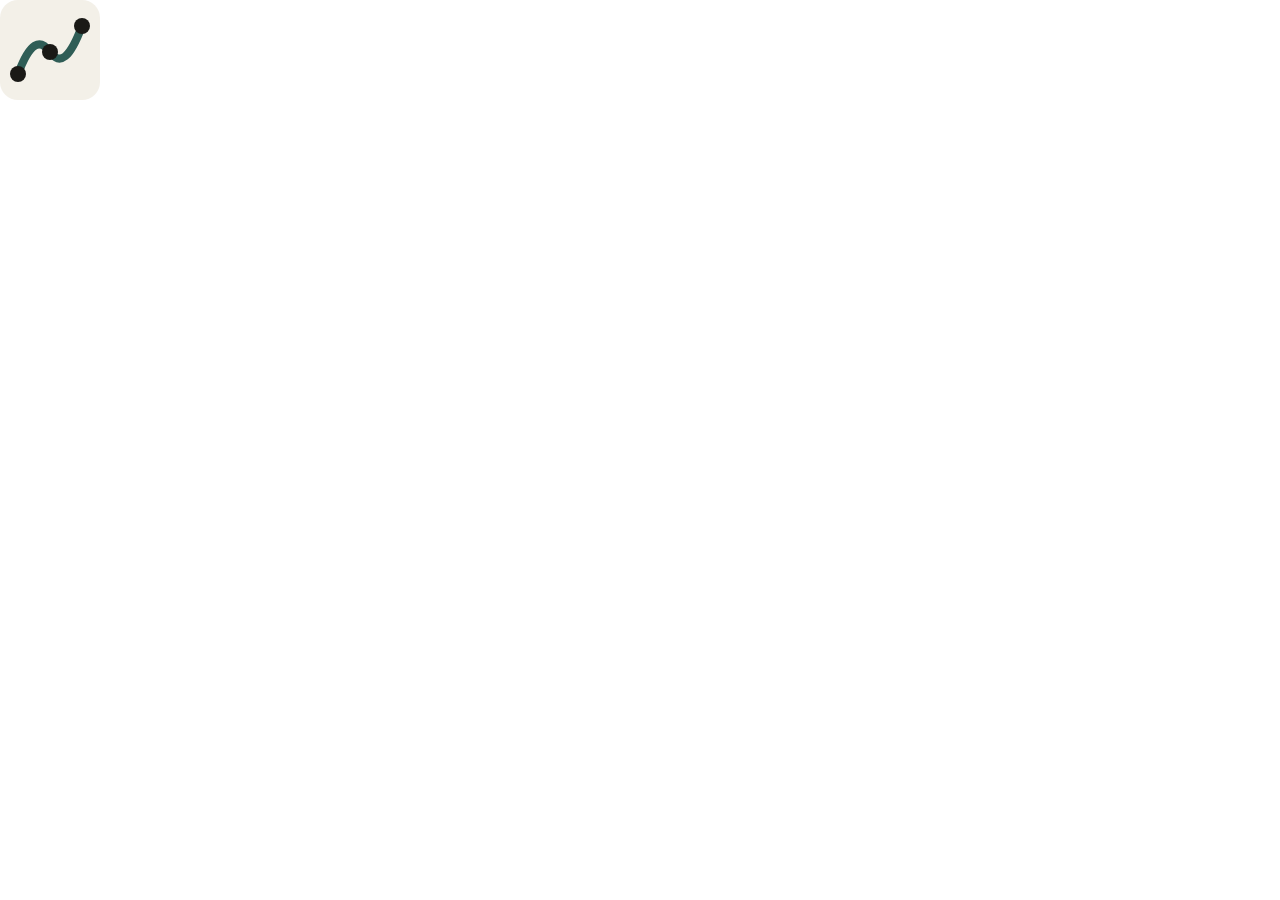
<file: .grok/favicon-preview.html>
<!doctype html><html><body style="margin:0;background:#fff">
<svg width="100" height="100" xmlns="http://www.w3.org/2000/svg" viewBox="0 0 100 100">
  <rect width="100" height="100" rx="18" fill="#F3F0E8"/>
  <path d="M18 74 C30 42, 40 38, 50 52 C60 66, 70 58, 82 26" fill="none" stroke="#2F5D56" stroke-width="8" stroke-linecap="round" stroke-linejoin="round"/>
  <circle cx="18" cy="74" r="8" fill="#1A1916"/>
  <circle cx="50" cy="52" r="8" fill="#1A1916"/>
  <circle cx="82" cy="26" r="8" fill="#1A1916"/>
</svg>

</body></html>
</file>
